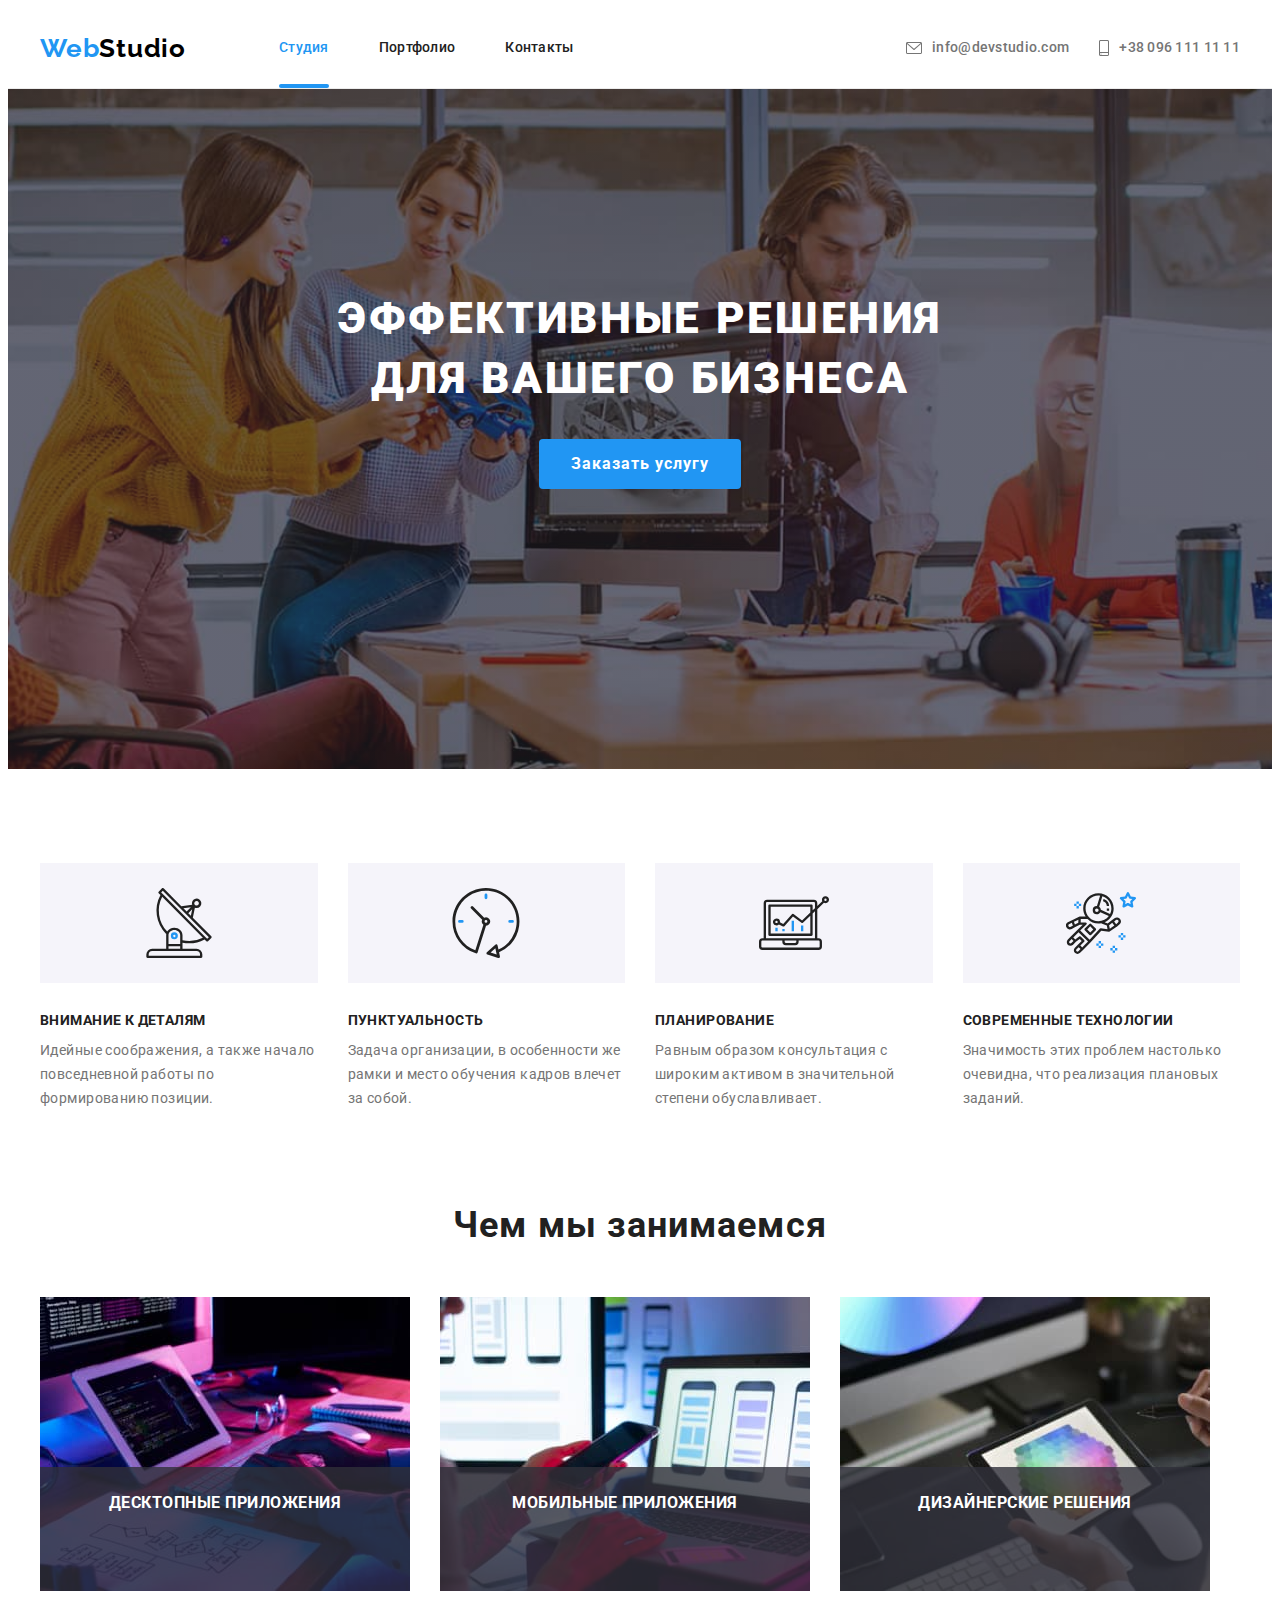
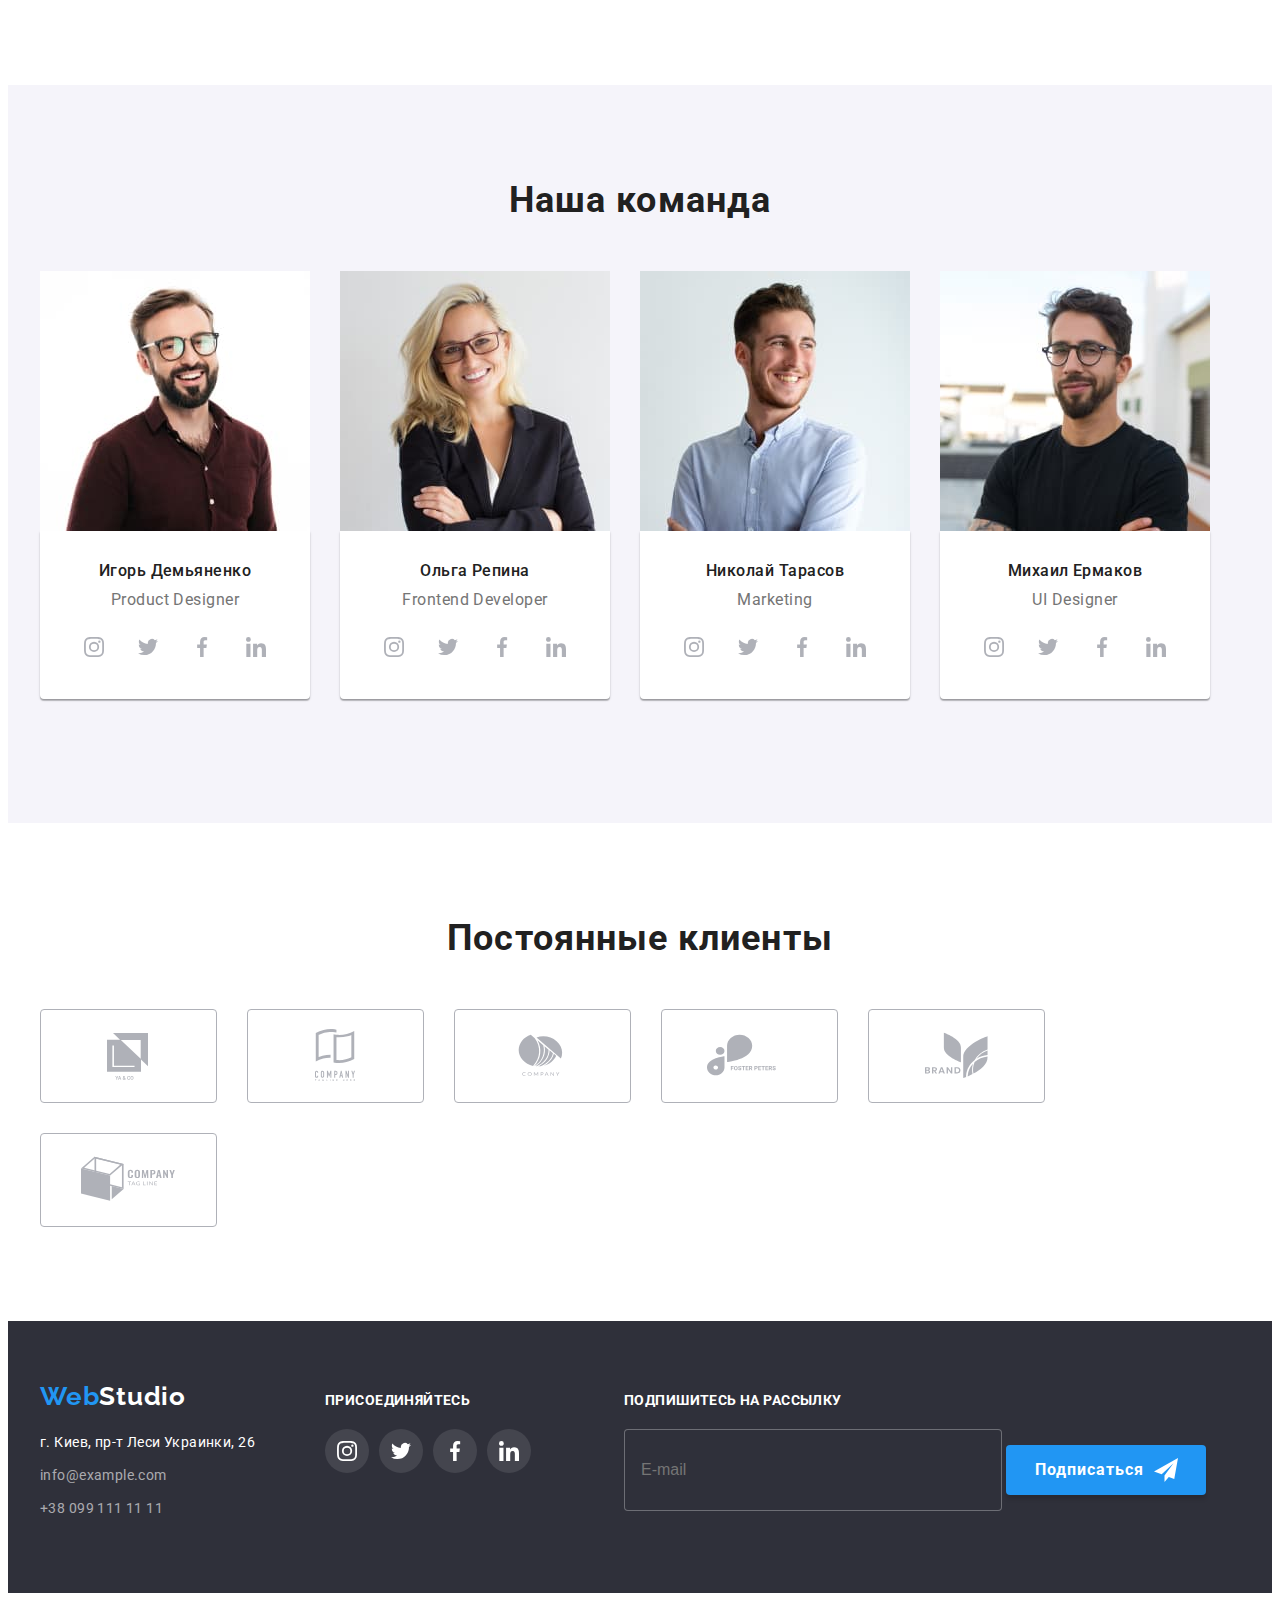
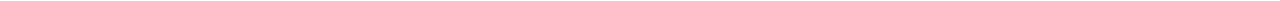
<file: index.html>
<!DOCTYPE html>
<html lang="ru">
<head>
    <meta charset="UTF-8">
    <meta http-equiv="X-UA-Compatible" content="IE=edge">
    <meta name="viewport" content="width=device-width, initial-scale=1.0">
    <link rel="preconnect" href="https://fonts.googleapis.com">
    <link rel="preconnect" href="https://fonts.gstatic.com" crossorigin>
    <link href="https://fonts.googleapis.com/css2?family=Raleway:wght@700&family=Roboto:wght@400;500;700;900&display=swap"
        rel="stylesheet">
    <link rel="stylesheet" href="https://cdnjs.cloudflare.com/ajax/libs/modern-normalize/1.1.0/modern-normalize.min.css"
        integrity="sha512-wpPYUAdjBVSE4KJnH1VR1HeZfpl1ub8YT/NKx4PuQ5NmX2tKuGu6U/JRp5y+Y8XG2tV+wKQpNHVUX03MfMFn9Q=="
        crossorigin="anonymous" referrerpolicy="no-referrer" />
    <link rel="stylesheet" href="./css/main.min.css">
    <title>WebStudio</title>
</head>
<body>
    
    <header class="header">
        <!--Навигация на другие страницы-->
        <div class="container header__container">
            <a class="link header__logo" href="">Web<span class="header__logo--accent">Studio</span></a>
            <button type="button" class="menu-open-btn" data-menu-open>
                <svg class="menu-open-btn__svg" width="24" height="16">
                    <use href="./images/icons.svg#icon-menu-mob"></use>
                </svg>
            </button>
            <nav class="header__nav">
                <ul class="list header__list">
                    <li class="header__item"><a class="link header__link current" href="">Студия</a></li>
                    <li class="header__item"><a class="link header__link" href="./portfolio.html">Портфолио</a></li>
                    <li class="header__item"><a class="link header__link" href="">Контакты</a></li>
                </ul>
            </nav>
    
            <!--Ссылки на почту и телефон-->
            <ul class="list header__address header__address--start">
                <li class="header__contacts">
                    <a class="link header__mail" href="mailto:info@devstudio.com">
                        <svg class="header__mail--icon" width='16' height='12'>
                            <use href='./images/icons.svg#envelope'></use>
                        </svg>
                        info@devstudio.com</a></li>
                <li class="header__contacts">
                    <a class="link header__tel" href="tel:+380961111111">
                        <svg class="header__tel--icon" width='10' height='16'>
                            <use href='./images/icons.svg#smartphone'></use>
                        </svg>
                        +38 096 111 11 11</a></li>
            </ul>

            <div class="mobile-menu is-hidden" data-menu>
                <div class="mobile-container">
                    <div class="mobile-top">
                        <button type="button" class="menu-close-btn" data-menu-close>
                            <svg class="menu-close-btn__svg">
                                <use href="./images/icons.svg#icon-menu-close" width="19" height="19"></use>
                            </svg>
                        </button>
                        <ul class="list mob-menu-list">
                            <li class="mob-menu-list__item">
                                <a class="link mob-menu-list__link mob-menu-list__link--current" href="./index.html">Студия</a>
                            </li>
                            <li class="mob-menu-list__item">
                                <a class="link mob-menu-list__link" href="./portfolio.html">Портфолио</a>
                            </li>
                            <li class="mob-menu-list__item">
                                <a class="link mob-menu-list__link" href="">Контакты</a>
                            </li>
                        </ul>
                    </div>
                    <div class="mobile-bottom">
                        <ul class="list mobile-contact">
                            <li class="mobile-contact__item">
                                <a class="link mobile-contact__phone" href="tel:+380961111111"> +38 096 111 11 11 </a>
                            </li>
                            <li class="item mobile-contact__item">
                                <a class="link mobile-contact__letter" href="mailto:info@devstudio.com">
                                    info@devstudio.com</a>
                            </li>
                        </ul>
                        <ul class="list mob-social-list">
                            <li class="mob-social-list__item">
                                <a class="link mob-social-list__link" href="">Instagram</a>
                            </li>
                            <li class="mob-social-list__item">
                                <a class="link mob-social-list__link" href="">Twitter</a>
                            </li>
                            <li class="mob-social-list__item">
                                <a class="link mob-social-list__link" href="">Facebook</a>
                            </li>
                            <li class="mob-social-list__item">
                                <a class="link mob-social-list__link" href="">LinkedIn</a>
                            </li>
                        </ul>
                    </div>
                </div>
            </div>
            
        </div>

        
    </header>

    <!--Уникальный контент сайта-->
    <main>

        <!--Блок с заказом услуги-->
        <section class="hero">
            <div class="container">
            <h1 class="hero__title">ЭФФЕКТИВНЫЕ РЕШЕНИЯ ДЛЯ ВАШЕГО БИЗНЕСА</h1>
            <button data-modal-open class="hero__btn" type="button">Заказать услугу</button>
            </div>
        </section>

        <!--Блок с нашими преимуществами-->
        <section class="benefits">
            <div class="container">
            <h2 class="visually-hidden">Наши преимущества</h2>
            <ul class="list benefits__list">
                <li class="benefits__item benefits__item--satellite">
                    <h3 class="benefits__title">Внимание к деталям</h3>
                    <p class="benefits__text">Идейные соображения, а также начало повседневной работы по формированию позиции.</p>
                </li>
                <li class="benefits__item benefits__item--clock">
                    <h3 class="benefits__title">Пунктуальность</h3>
                    <p class="benefits__text">Задача организации, в особенности же рамки и место обучения кадров влечет за собой.</p>
                </li>
                <li class="benefits__item benefits__item--diagram">
                    <h3 class="benefits__title">Планирование</h3>
                    <p class="benefits__text">Равным образом консультация с широким активом в значительной степени обуславливает.</p>
                </li>
                <li class="benefits__item benefits__item--astronaut">
                    <h3 class="benefits__title">Современные технологии</h3>
                    <p class="benefits__text">Значимость этих проблем настолько очевидна, что реализация плановых заданий.</p>
                </li>
            </ul>
            </div>
        </section>

        <!--Чем мы занимаемся-->
        <section class="works">
            <div class="container">
            <h2 class="works__title">Чем мы занимаемся</h2>
            <ul class="list works__list">
                <li class="works__item">
                    <img 
                        srcset="./images/adaptiv/works/box1-desk-370-1x.jpg 1x,
                                ./images/adaptiv/works/box1-desk-370-2x.jpg 2x"       
                        src="./images/box1.jpg" alt="Руки на клавиатуре и рядом алгоритм" width="370">
                    <p class="works__text">Десктопные приложения</p>
                </li>
                <li class="works__item">
                    <img 
                        srcset="./images/adaptiv/works/box2-desk-370-1x.jpg 1x,
                                ./images/adaptiv/works/box2-desk-370-2x.jpg 2x"
                        src="./images/box2.jpg" alt="Руки на клавиатуре и со смартфоном" width="370">
                    <p class="works__text">Мобильные приложения</p>
                </li>
                <li class="works__item">
                    <img 
                        srcset="./images/adaptiv/works/box3-desk-370-1x.jpg 1x,
                                ./images/adaptiv/works/box3-desk-370-2x.jpg 2x"
                        src="./images/box3.jpg" alt="Руки с планшетом и ручкой" width="370">
                    <p class="works__text">Дизайнерские решения</p>
                </li>
            </ul>
            </div>
        </section>

        <!--Команда-->
        <section class="team">
            <div class="container">
            <h2 class="team__title">Наша команда</h2>
            <ul class="list team__list">
                <li class="team__item">
                    <img 
                        srcset="./images/adaptiv/team/person1-desk-270-1x.jpg 270w,
                                ./images/adaptiv/team/person1-tab-354-1x.jpg 354w,
                                ./images/adaptiv/team/person1-mob-450-1x.jpg 450w,
                                ./images/adaptiv/team/person1-desk-270-2x.jpg 540w,
                                ./images/adaptiv/team/person1-tab-354-2x.jpg 708w,
                                ./images/adaptiv/team/person1-mob-450-2x.jpg 900w"
                        sizes="(min-width: 1200px) 270px, (min-width: 768px) 354px,(min-width: 480px) 450px, 100vw"
                        src="./images/person1.jpg" alt="Игорь Демьяненко">
                        <div class="person">
                            <h3 class="person__name">Игорь Демьяненко</h3>
                            <p class="person__position" lang="en">Product Designer</p>
                            <ul class="list person__social">
                                <li class="person__item">
                                    <a href="" class="person__link">
                                        <svg class="person__icon" width='20' height='20'>
                                            <use href='./images/icons.svg#instagram'></use>
                                        </svg>
                                    </a>
                                </li>
                                <li class="person__item">
                                    <a href="" class="person__link">
                                        <svg class="person__icon" width='20' height='20'>
                                            <use href='./images/icons.svg#twitter'></use>
                                        </svg>
                                    </a>
                                </li>
                                <li class="person__item">
                                    <a href="" class="person__link">
                                        <svg class="person__icon" width='20' height='20'>
                                            <use href='./images/icons.svg#facebook'></use>
                                        </svg>
                                    </a>
                                </li>
                                <li class="person__item">
                                    <a href="" class="person__link">
                                        <svg class="person__icon" width='20' height='20'>
                                            <use href='./images/icons.svg#linkedin'></use>
                                        </svg>
                                    </a>
                                </li>
                            </ul>
                        </div>
                </li>
                <li class="team__item">
                    <img
                        srcset="./images/adaptiv/team/person2-desk-270-1x.jpg 270w,
                                ./images/adaptiv/team/person2-tab-354-1x.jpg 354w,
                                ./images/adaptiv/team/person2-mob-450-1x.jpg 450w,
                                ./images/adaptiv/team/person2-desk-270-2x.jpg 540w,
                                ./images/adaptiv/team/person2-tab-354-2x.jpg 708w,
                                ./images/adaptiv/team/person2-mob-450-2x.jpg 900w"
                        sizes="(min-width: 1200px) 270px, (min-width: 768px) 354px,(min-width: 480px) 450px, 100vw" 
                        src="./images/person2.jpg" alt="Ольга Репина">
                        <div class="person">
                            <h3 class="person__name">Ольга Репина</h3>
                            <p class="person__position" lang="en">Frontend Developer</p>
                            <ul class="list person__social">
                                <li class="person__item">
                                    <a href="" class="person__link">
                                        <svg class="person__icon" width='20' height='20'>
                                            <use href='./images/icons.svg#instagram'></use>
                                        </svg>
                                    </a>
                                </li>
                                <li class="person__item">
                                    <a href="" class="person__link">
                                        <svg class="person__icon" width='20' height='20'>
                                            <use href='./images/icons.svg#twitter'></use>
                                        </svg>
                                    </a>
                                </li>
                                <li class="person__item">
                                    <a href="" class="person__link">
                                        <svg class="person__icon" width='20' height='20'>
                                            <use href='./images/icons.svg#facebook'></use>
                                        </svg>
                                    </a>
                                </li>
                                <li class="person__item">
                                    <a href="" class="person__link">
                                        <svg class="person__icon" width='20' height='20'>
                                            <use href='./images/icons.svg#linkedin'></use>
                                        </svg>
                                    </a>
                                </li>
                            </ul>
                        </div>
                </li>
                <li class="team__item">
                    <img 
                        srcset="./images/adaptiv/team/person3-desk-270-1x.jpg 270w,
                                ./images/adaptiv/team/person3-tab-354-1x.jpg 354w,
                                ./images/adaptiv/team/person3-mob-450-1x.jpg 450w,
                                ./images/adaptiv/team/person3-desk-270-2x.jpg 540w,
                                ./images/adaptiv/team/person3-tab-354-2x.jpg 708w,
                                ./images/adaptiv/team/person3-mob-450-2x.jpg 900w"
                        sizes="(min-width: 1200px) 270px, (min-width: 768px) 354px,(min-width: 480px) 450px, 100vw"
                        src="./images/person3.jpg" alt="Николай Тарасов">
                        <div class="person">
                            <h3 class="person__name">Николай Тарасов</h3>
                            <p class="person__position" lang="en">Marketing</p>
                            <ul class="list person__social">
                                <li class="person__item">
                                    <a href="" class="person__link">
                                        <svg class="person__icon" width='20' height='20'>
                                            <use href='./images/icons.svg#instagram'></use>
                                        </svg>
                                    </a>
                                </li>
                                <li class="person__item">
                                    <a href="" class="person__link">
                                        <svg class="person__icon" width='20' height='20'>
                                            <use href='./images/icons.svg#twitter'></use>
                                        </svg>
                                    </a>
                                </li>
                                <li class="person__item">
                                    <a href="" class="person__link">
                                        <svg class="person__icon" width='20' height='20'>
                                            <use href='./images/icons.svg#facebook'></use>
                                        </svg>
                                    </a>
                                </li>
                                <li class="person__item">
                                    <a href="" class="person__link">
                                        <svg class="person__icon" width='20' height='20'>
                                            <use href='./images/icons.svg#linkedin'></use>
                                        </svg>
                                    </a>
                                </li>
                            </ul>
                        </div>
                </li>
                <li class="team__item">
                    <img 
                        srcset="./images/adaptiv/team/person4-desk-270-1x.jpg 270w,
                                ./images/adaptiv/team/person4-tab-354-1x.jpg 354w,
                                ./images/adaptiv/team/person4-mob-450-1x.jpg 450w,
                                ./images/adaptiv/team/person4-desk-270-2x.jpg 540w,
                                ./images/adaptiv/team/person4-tab-354-2x.jpg 708w,
                                ./images/adaptiv/team/person4-mob-450-2x.jpg 900w"
                        sizes="(min-width: 1200px) 270px, (min-width: 768px) 354px,(min-width: 480px) 450px, 100vw"
                        src="./images/person4.jpg" alt="Михаил Ермаков">
                        <div class="person">
                            <h3 class="person__name">Михаил Ермаков</h3>
                            <p class="person__position" lang="en">UI Designer</p>
                            <ul class="list person__social">
                                <li class="person__item">
                                    <a href="" class="person__link">
                                        <svg class="person__icon" width='20' height='20'>
                                            <use href='./images/icons.svg#instagram'></use>
                                        </svg>
                                    </a>
                                </li>
                                <li class="person__item">
                                    <a href="" class="person__link">
                                        <svg class="person__icon" width='20' height='20'>
                                            <use href='./images/icons.svg#twitter'></use>
                                        </svg>
                                    </a>
                                </li>
                                <li class="person__item">
                                    <a href="" class="person__link">
                                        <svg class="person__icon" width='20' height='20'>
                                            <use href='./images/icons.svg#facebook'></use>
                                        </svg>
                                    </a>
                                </li>
                                <li class="person__item">
                                    <a href="" class="person__link">
                                        <svg class="person__icon" width='20' height='20'>
                                            <use href='./images/icons.svg#linkedin'></use>
                                        </svg>
                                    </a>
                                </li>
                            </ul>
                        </div>
                </li>
            </ul>
            </div>
        </section>

        <!--Постоянные клиенты-->
        <section class="clients">
            <div class="container">
                <h2 class="clients__title">Постоянные клиенты</h2>
                <ul class="list clients__list">
                    <li class="clients__item">
                        <a href="" class="link clients__link">
                            <svg class="clients__logo" width='106' height='60'>
                                <use href='./images/icons.svg#company1'></use>
                            </svg>
                        </a>                                                
                    </li>
                    <li class="clients__item">
                        <a href="" class="link clients__link">
                            <svg class="clients__logo" width='106' height='60'>
                                <use href='./images/icons.svg#company2'></use>
                            </svg>
                        </a>
                    </li>
                    <li class="clients__item">
                        <a href="" class="link clients__link">
                            <svg class="clients__logo" width='106' height='60'>
                                <use href='./images/icons.svg#company3'></use>
                            </svg>
                        </a>
                    </li>
                    <li class="clients__item">
                        <a href="" class="link clients__link">
                            <svg class="clients__logo" width='106' height='60'>
                                <use href='./images/icons.svg#company4'></use>
                            </svg>
                        </a>
                    </li>
                    <li class="clients__item">
                        <a href="" class="link clients__link">
                            <svg class="clients__logo" width='106' height='60'>
                                <use href='./images/icons.svg#company5'></use>
                            </svg>
                        </a>
                    <li class="clients__item">
                        <a href="" class="link clients__link">
                            <svg class="clients__logo" width='106' height='60'>
                                <use href='./images/icons.svg#company6'></use>
                            </svg>
                        </a>
                    </li>                    
                </ul>
            </div>
        </section>
    </main>

    <!--Подвал-->
    <footer class="footer">
        <div class="container footer__container">
            <div class="footer__tablet">
            <div class="footer__contacts">
            <a class="link footer__logo" href="">Web<span class="footer__logo--accent">Studio</span></a>
        <address>
            <ul class="list footer__list">
                <li class="footer__item"><a class="link footer__map" href="https://goo.gl/maps/VZW6j8tTsUU3PeiP6" target="_blank" rel="noopner norefferer">г. Киев, пр-т Леси Украинки, 26</a></li>
                <li class="footer__item"><a class="link footer__mail" href="mailto:info@example.com">info@example.com</a></li>
                <li class="footer__item"><a class="link footer__tel" href="tel:+380991111111">+38 099 111 11 11</a></li>
            </ul>             
        </address>
            </div>
        <div class="social__container">
            <h3 class="social__title">Присоединяйтесь</h3>
            <ul class="list social__list">
                <li class="social__icon">
                    <a href="" class="social__link">
                        <svg class="social__logo" width='20' height='20'>
                            <use href='./images/icons.svg#instagram'></use>
                        </svg>
                    </a>
                </li>
                <li class="social__icon">
                    <a href="" class="social__link">
                        <svg class="social__logo" width='20' height='20'>
                            <use href='./images/icons.svg#twitter'></use>
                        </svg>
                    </a>
                </li>
                <li class="social__icon">
                    <a href="" class="social__link">
                        <svg class="social__logo" width='20' height='20'>
                            <use href='./images/icons.svg#facebook'></use>
                        </svg>
                    </a>
                </li>
                <li class="social__icon">
                    <a href="" class="social__link">
                        <svg class="social__logo" width='20' height='20'>
                            <use href='./images/icons.svg#linkedin'></use>
                        </svg>
                    </a>
                </li>
            </ul>
        </div>
        </div>
        <div class="subscribe__container">
            <h3 class="subscribe__title">Подпишитесь на рассылку</h3>
            <form action="#">
                <input type="email" name="email" class="subscribe__email" placeholder="E-mail">
                <button type="submit" class="subscribe__btn">
                    Подписаться 
                    <svg class="subscribe__icon" width='24' height='24'>
                        <use href='./images/icons.svg#telegram'></use>
                    </svg>
                </button>
            </form>
        </div>
        </div>
    </footer>

    <!--Модальное окно-->
    <div data-modal class="backdrop is-hidden">
        <div class="modal">
            <button type="button" data-modal-close class="close__btn">
                <svg class="close__icon" width="11px" height="11px">
                    <use href="./images/icons.svg#close"></use>
                </svg>
            </button>

            <p class="modal__title">Оставьте свои данные, мы вам перезвоним</p>
            <form action="#">
                <label class="modal__label">
                    <span class="modal__item">Имя</span>
                    <span class="modal__container">
                        <input class="modal__input" type="text" name="name">
                        <svg class="modal__icon" width="12px" height="12px">
                            <use href="./images/icons.svg#modal-name"></use>
                        </svg>
                    </span>
                    
                </label>
                <label class="modal__label">
                    <span class="modal__item">Телефон</span>
                    <span class="modal__container">
                        <input class="modal__input" type="tel" name="tel">
                        <svg class="modal__icon" width="14px" height="14px">
                            <use href="./images/icons.svg#modal-tel"></use>
                        </svg>
                    </span>
                </label>
                <label class="modal__label">
                    <span class="modal__item">Почта</span>
                    <span class="modal__container">
                        <input class="modal__input" type="email" name="email">
                        <svg class="modal__icon" width="16px" height="12px">
                            <use href="./images/icons.svg#modal-mail"></use>
                        </svg>
                    </span>
                </label>
                <label class="modal__label">
                    <span class="modal__item">Комментарии</span>
                    <textarea class="modal__input textarea" name="comment" placeholder="Введите текст"></textarea>
                </label>
                <label class="checkbox">
                    <input class="checkbox__hidden" type="checkbox" name="checkbox">
                    <span class="checkbox__icon"></span>
                    <span>Соглашаюсь с рассылкой и принимаю
                    <a href="" class="checkbox__link">Условия договора</a></span>
                </label>
                <div class="modal__button">
                    <button type="submit" class="modal__submit">Отправить</button>
                </div>
            </form>
        </div>
    </div>

    <script src="./js/modal.js"></script>
    <script src="./js/mobile-menu.js"></script>
</body>
</html>
</file>
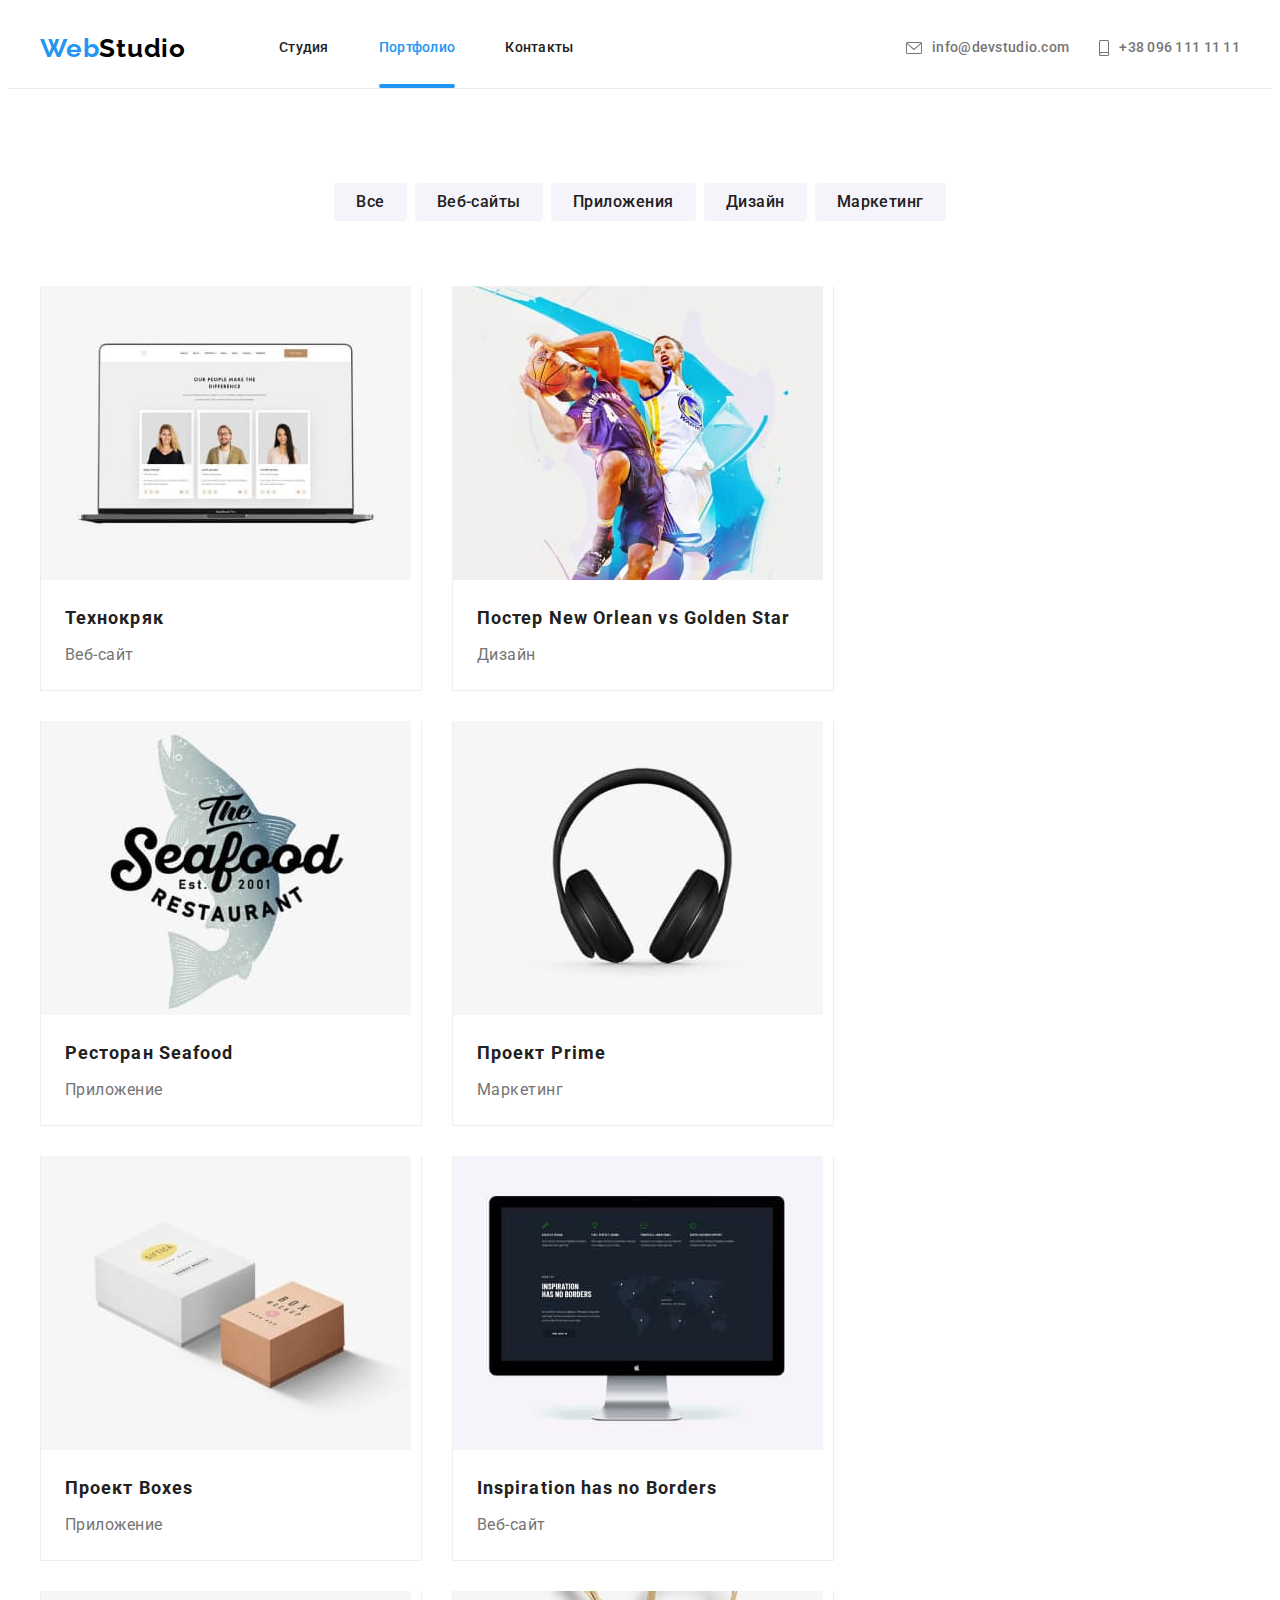
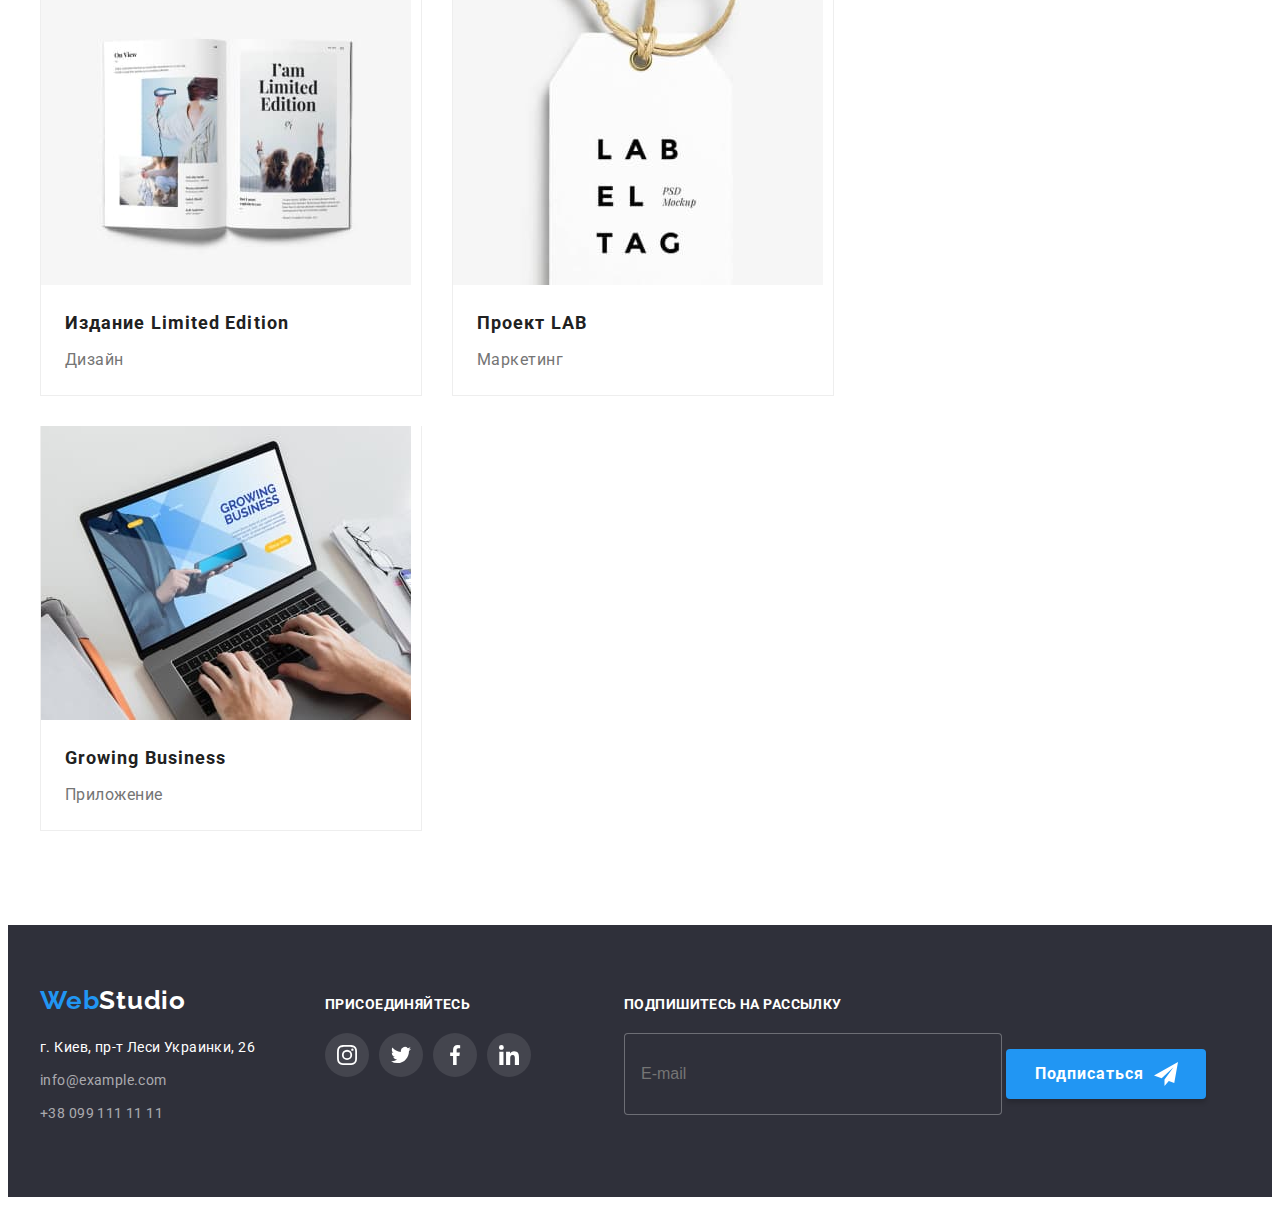
<file: portfolio.html>
<!DOCTYPE html>
<html lang="ru">
<head>
    <meta charset="UTF-8">
    <meta http-equiv="X-UA-Compatible" content="IE=edge">
    <meta name="viewport" content="width=, initial-scale=1.0">
    <link rel="preconnect" href="https://fonts.googleapis.com">
    <link rel="preconnect" href="https://fonts.gstatic.com" crossorigin>
    <link href="https://fonts.googleapis.com/css2?family=Raleway:wght@700&family=Roboto:wght@400;500;700;900&display=swap"
        rel="stylesheet">
    <link rel="stylesheet" href="https://cdnjs.cloudflare.com/ajax/libs/modern-normalize/1.1.0/modern-normalize.min.css"
        integrity="sha512-wpPYUAdjBVSE4KJnH1VR1HeZfpl1ub8YT/NKx4PuQ5NmX2tKuGu6U/JRp5y+Y8XG2tV+wKQpNHVUX03MfMFn9Q=="
        crossorigin="anonymous" referrerpolicy="no-referrer" />
    <link rel="stylesheet" href="./css/main.min.css">
    <title>Portfolio</title>
</head>
<body>
    
    <!--Шапка сайта-->
    <header class="header">
        <!--Навигация на другие страницы-->
        <div class="container header__container">
            <a class="link header__logo" href="">Web<span class="header__logo--accent">Studio</span></a>
            <button type="button" class="menu-open-btn" data-menu-open>
                <svg class="menu-open-btn__svg" width="24" height="16">
                    <use href="./images/icons.svg#icon-menu-mob"></use>
                </svg>
            </button>
            <nav class="header__nav">
                <ul class="list header__list">
                    <li class="header__item"><a class="link header__link" href="./index.html">Студия</a></li>
                    <li class="header__item"><a class="link header__link current" href="">Портфолио</a></li>
                    <li class="header__item"><a class="link header__link" href="">Контакты</a></li>
                </ul>
            </nav>
    
            <!--Ссылки на почту и телефон-->
            <ul class="list header__address header__address--start">
                <li class="header__contacts">
                    <a class="link header__mail" href="mailto:info@devstudio.com">
                        <svg class="header__mail--icon" width='16' height='12'>
                            <use href='./images/icons.svg#envelope'></use>
                        </svg>
                        info@devstudio.com</a>
                </li>
                <li class="header__contacts"><a class="link header__tel" href="tel:+380961111111">
                        <svg class="header__tel--icon" width='10' height='16'>
                            <use href='./images/icons.svg#smartphone'></use>
                        </svg>
                        +38 096 111 11 11</a></li>
            </ul>

            <div class="mobile-menu is-hidden" data-menu>
                <div class="mobile-container">
                    <div class="mobile-top">
                        <button type="button" class="menu-close-btn" data-menu-close>
                            <svg class="menu-close-btn__svg">
                                <use href="./images/icons.svg#icon-menu-close" width="19" height="19"></use>
                            </svg>
                        </button>
                        <ul class="list mob-menu-list">
                            <li class="mob-menu-list__item">
                                <a class="link mob-menu-list__link" href="./index.html">Студия</a>
                            </li>
                            <li class="mob-menu-list__item">
                                <a class="link mob-menu-list__link mob-menu-list__link--current" href="./portfolio.html">Портфолио</a>
                            </li>
                            <li class="mob-menu-list__item">
                                <a class="link mob-menu-list__link" href="">Контакты</a>
                            </li>
                        </ul>
                    </div>
                    <div class="mobile-bottom">
                        <ul class="list mobile-contact">
                            <li class="mobile-contact__item">
                                <a class="link mobile-contact__phone" href="tel:+380961111111"> +380961111111 </a>
                            </li>
                            <li class="item mobile-contact__item">
                                <a class="link mobile-contact__letter" href="mailto:info@devstudio.com">
                                    info@devstudio.com</a>
                            </li>
                        </ul>
                        <ul class="list mob-social-list">
                            <li class="mob-social-list__item">
                                <a class="link mob-social-list__link" href="">Instagram</a>
                            </li>
                            <li class="mob-social-list__item">
                                <a class="link mob-social-list__link" href="">Twitter</a>
                            </li>
                            <li class="mob-social-list__item">
                                <a class="link mob-social-list__link" href="">Facebook</a>
                            </li>
                            <li class="mob-social-list__item">
                                <a class="link mob-social-list__link" href="">LinkedIn</a>
                            </li>
                        </ul>
                    </div>
                </div>
            </div>

        </div>
    </header>

    <!--Уникальный контент сайта-->
    <main>

    <!--Навигация по портфолио-->
    <section class="portfolio">
        <div class="container">
        <h1 class="visually-hidden">Навигация кнопоками примеров работ</h1>
        <!--Кнопки-->
        <ul class="list portfolio__list">
            <li class="portfolio__item">
                <button class="portfolio__btn" type="button">Все</button>
            </li>
            <li class="portfolio__item">
                <button class="portfolio__btn" type="button">Веб-сайты</button>
            </li>
            <li class="portfolio__item">
                <button class="portfolio__btn" type="button">Приложения</button>
            </li>
            <li class="portfolio__item">
                <button class="portfolio__btn" type="button">Дизайн</button>
            </li>
            <li class="portfolio__item">
                <button class="portfolio__btn" type="button">Маркетинг</button>
            </li>
        </ul>
        <!--Примеры работ портфолио-->
        <h2 class="visually-hidden">Навигация по фотопримерам работ</h2>
        <ul class="list examples__list">
            <li class="examples__item">
                <a class="link examples__link" href="">
                    <div class="examples__thumb">
                        <img
                            srcset="./images/adaptiv/examples/porfolio1-tab-354-1x.jpg 354w,
                                    ./images/adaptiv/examples/porfolio1-desk-370-1x.jpg 370w,
                                    ./images/adaptiv/examples/porfolio1-mob-450-1x.jpg 450w,
                                    ./images/adaptiv/examples/porfolio1-tab-354-2x.jpg 708w,
                                    ./images/adaptiv/examples/porfolio1-desk-370-2x.jpg 740w,
                                    ./images/adaptiv/examples/porfolio1-mob-450-2x.jpg 900w"
                            sizes="(min-width: 1200px) 370px, (min-width: 768px) 354px,(min-width: 480px) 450px, 100vw"
                            src="./images/portfolio1.jpg" alt="Экран ноутбука" >
                        <div class="overlay__container">
                            <p class="overlay__text">Технокряк это современная площадка распространения коронавируса. Компании используют эту платформу для цифрового
                            шпионажа и атак на защищённые сервера конкурентов.</p>
                        </div>
                    </div>
                        <div class="examples__container">
                            <h3 class="examples__title">Технокряк</h3>
                            <p class="examples__text">Веб-сайт</p>
                        </div>
                </a> 
            </li>
            <li class="examples__item">
                <a class="link examples__link" href="">
                    <div class="examples__thumb">
                        <img 
                            srcset="./images/adaptiv/examples/porfolio2-tab-354-1x.jpg 354w,
                                    ./images/adaptiv/examples/porfolio2-desk-370-1x.jpg 370w,
                                    ./images/adaptiv/examples/porfolio2-mob-450-1x.jpg 450w,
                                    ./images/adaptiv/examples/porfolio2-tab-354-2x.jpg 708w,
                                    ./images/adaptiv/examples/porfolio2-desk-370-2x.jpg 740w,
                                    ./images/adaptiv/examples/porfolio2-mob-450-2x.jpg 900w"
                            sizes="(min-width: 1200px) 370px, (min-width: 768px) 354px,(min-width: 480px) 450px, 100vw"
                            src="./images/portfolio2.jpg" alt="Баскетболисты" >
                        <div class="overlay__container">
                            <p class="overlay__text">Технокряк это современная площадка распространения коронавируса. Компании
                            используют эту платформу для цифрового
                            шпионажа и атак на защищённые сервера конкурентов.</p>
                        </div>
                    </div>
                        <div class="examples__container">
                            <h3 class="examples__title">Постер New Orlean vs Golden Star</h3>
                            <p class="examples__text">Дизайн</p>
                        </div>
                </a> 
            </li>
            <li class="examples__item">
                <a class="link examples__link" href="">
                    <div class="examples__thumb">
                        <img 
                        srcset="./images/adaptiv/examples/porfolio3-tab-354-1x.jpg 354w,
                                ./images/adaptiv/examples/porfolio3-desk-370-1x.jpg 370w,
                                ./images/adaptiv/examples/porfolio3-mob-450-1x.jpg 450w,
                                ./images/adaptiv/examples/porfolio3-tab-354-2x.jpg 708w,
                                ./images/adaptiv/examples/porfolio3-desk-370-2x.jpg 740w,
                                ./images/adaptiv/examples/porfolio3-mob-450-2x.jpg 900w"
                            sizes="(min-width: 1200px) 370px, (min-width: 768px) 354px,(min-width: 480px) 450px, 100vw"    
                        src="./images/portfolio3.jpg" alt="Логотип ресторана" >
                        <div class="overlay__container">
                            <p class="overlay__text">Технокряк это современная площадка распространения коронавируса. Компании
                            используют эту платформу для цифрового
                            шпионажа и атак на защищённые сервера конкурентов.</p>
                        </div>
                    </div>
                        <div class="examples__container">
                            <h3 class="examples__title">Ресторан Seafood</h3>
                            <p class="examples__text">Приложение</p>
                        </div>
                </a>
                
            </li>
            <li class="examples__item">
                <a class="link examples__link" href="">
                    <div class="examples__thumb">
                        <img 
                            srcset="./images/adaptiv/examples/porfolio4-tab-354-1x.jpg 354w,
                                    ./images/adaptiv/examples/porfolio4-desk-370-1x.jpg 370w,
                                    ./images/adaptiv/examples/porfolio4-mob-450-1x.jpg 450w,
                                    ./images/adaptiv/examples/porfolio4-tab-354-2x.jpg 708w,
                                    ./images/adaptiv/examples/porfolio4-desk-370-2x.jpg 740w,
                                    ./images/adaptiv/examples/porfolio4-mob-450-2x.jpg 900w"
                            sizes="(min-width: 1200px) 370px, (min-width: 768px) 354px,(min-width: 480px) 450px, 100vw" 
                            src="./images/portfolio4.jpg" alt="Наушники" >
                        <div class="overlay__container">
                            <p class="overlay__text">Технокряк это современная площадка распространения коронавируса. Компании
                            используют эту платформу для цифрового
                            шпионажа и атак на защищённые сервера конкурентов.</p>
                        </div>
                    </div>
                        <div class="examples__container">
                            <h3 class="examples__title">Проект Prime</h3>
                            <p class="examples__text">Маркетинг</p>
                        </div>
                </a>                
            </li>
            <li class="examples__item">
                <a class="link examples__link" href="">
                    <div class="examples__thumb">
                        <img 
                            srcset="./images/adaptiv/examples/porfolio5-tab-354-1x.jpg 354w,
                                    ./images/adaptiv/examples/porfolio5-desk-370-1x.jpg 370w,
                                    ./images/adaptiv/examples/porfolio5-mob-450-1x.jpg 450w,
                                    ./images/adaptiv/examples/porfolio5-tab-354-2x.jpg 708w,
                                    ./images/adaptiv/examples/porfolio5-desk-370-2x.jpg 740w,
                                    ./images/adaptiv/examples/porfolio5-mob-450-2x.jpg 900w"
                            sizes="(min-width: 1200px) 370px, (min-width: 768px) 354px,(min-width: 480px) 450px, 100vw" 
                            src="./images/portfolio5.jpg" alt="Коробки" >
                        <div class="overlay__container">
                            <p class="overlay__text">Технокряк это современная площадка распространения коронавируса. Компании
                            используют эту платформу для цифрового
                            шпионажа и атак на защищённые сервера конкурентов.</p>
                        </div>
                    </div>
                        <div class="examples__container">
                            <h3 class="examples__title">Проект Boxes</h3>
                            <p class="examples__text">Приложение</p>
                        </div>
                </a>
            </li>
            <li class="examples__item">
                <a class="link examples__link" href="">
                    <div class="examples__thumb">
                        <img 
                            srcset="./images/adaptiv/examples/porfolio6-tab-354-1x.jpg 354w,
                                    ./images/adaptiv/examples/porfolio6-desk-370-1x.jpg 370w,
                                    ./images/adaptiv/examples/porfolio6-mob-450-1x.jpg 450w,
                                    ./images/adaptiv/examples/porfolio6-tab-354-2x.jpg 708w,
                                    ./images/adaptiv/examples/porfolio6-desk-370-2x.jpg 740w,
                                    ./images/adaptiv/examples/porfolio6-mob-450-2x.jpg 900w"
                            sizes="(min-width: 1200px) 370px, (min-width: 768px) 354px,(min-width: 480px) 450px, 100vw" 
                            src="./images/portfolio6.jpg" alt="Экран мионитора" >
                        <div class="overlay__container">
                            <p class="overlay__text">Технокряк это современная площадка распространения коронавируса. Компании
                            используют эту платформу для цифрового
                            шпионажа и атак на защищённые сервера конкурентов.</p>
                        </div>
                    </div>
                        <div class="examples__container">
                            <h3 class="examples__title">Inspiration has no Borders</h3>
                            <p class="examples__text">Веб-сайт</p>
                        </div>
                </a> 
            </li>
            <li class="examples__item">                
                <a class="link examples__link" href="">
                    <div class="examples__thumb">
                        <img 
                            srcset="./images/adaptiv/examples/porfolio7-tab-354-1x.jpg 354w,
                                    ./images/adaptiv/examples/porfolio7-desk-370-1x.jpg 370w,
                                    ./images/adaptiv/examples/porfolio7-mob-450-1x.jpg 450w,
                                    ./images/adaptiv/examples/porfolio7-tab-354-2x.jpg 708w,
                                    ./images/adaptiv/examples/porfolio7-desk-370-2x.jpg 740w,
                                    ./images/adaptiv/examples/porfolio7-mob-450-2x.jpg 900w"
                            sizes="(min-width: 1200px) 370px, (min-width: 768px) 354px,(min-width: 480px) 450px, 100vw" 
                            src="./images/portfolio7.jpg" alt="Раскрытая книга" >
                        <div class="overlay__container">
                            <p class="overlay__text">Технокряк это современная площадка распространения коронавируса. Компании
                            используют эту платформу для цифрового
                            шпионажа и атак на защищённые сервера конкурентов.</p>
                        </div>
                    </div>
                        <div class="examples__container">
                            <h3 class="examples__title">Издание Limited Edition</h3>
                            <p class="examples__text">Дизайн</p>
                        </div>
                </a>  
            </li>
            <li class="examples__item">
                <a class="link examples__link" href="">
                    <div class="examples__thumb">
                        <img
                            srcset="./images/adaptiv/examples/porfolio8-tab-354-1x.jpg 354w,
                                    ./images/adaptiv/examples/porfolio8-desk-370-1x.jpg 370w,
                                    ./images/adaptiv/examples/porfolio8-mob-450-1x.jpg 450w,
                                    ./images/adaptiv/examples/porfolio8-tab-354-2x.jpg 708w,
                                    ./images/adaptiv/examples/porfolio8-desk-370-2x.jpg 740w,
                                    ./images/adaptiv/examples/porfolio8-mob-450-2x.jpg 900w"
                            sizes="(min-width: 1200px) 370px, (min-width: 768px) 354px,(min-width: 480px) 450px, 100vw" 
                            src="./images/portfolio8.jpg" alt="Ярлык" >
                        <div class="overlay__container">
                            <p class="overlay__text">Технокряк это современная площадка распространения коронавируса. Компании
                            используют эту платформу для цифрового
                            шпионажа и атак на защищённые сервера конкурентов.</p>
                        </div>
                    </div>
                        <div class="examples__container">
                            <h3 class="examples__title">Проект LAB</h3>
                            <p class="examples__text">Маркетинг</p>
                        </div>
                </a> 
            </li>
            <li class="examples__item">
                <a class="link examples__link" href="">
                    <div class="examples__thumb">
                        <img 
                            srcset="./images/adaptiv/examples/porfolio9-tab-354-1x.jpg 354w,
                                    ./images/adaptiv/examples/porfolio9-desk-370-1x.jpg 370w,
                                    ./images/adaptiv/examples/porfolio9-mob-450-1x.jpg 450w,
                                    ./images/adaptiv/examples/porfolio9-tab-354-2x.jpg 708w,
                                    ./images/adaptiv/examples/porfolio9-desk-370-2x.jpg 740w,
                                    ./images/adaptiv/examples/porfolio9-mob-450-2x.jpg 900w"
                            sizes="(min-width: 1200px) 370px, (min-width: 768px) 354px,(min-width: 480px) 450px, 100vw" 
                            src="./images/portfolio9.jpg" alt="Фото ноутбука" >
                        <div class="overlay__container">
                            <p class="overlay__text">Технокряк это современная площадка распространения коронавируса. Компании
                            используют эту платформу для цифрового
                            шпионажа и атак на защищённые сервера конкурентов.</p>
                        </div>
                    </div>
                        <div class="examples__container">
                            <h3 class="examples__title">Growing Business</h3>
                            <p class="examples__text">Приложение</p>
                        </div>
                </a>
            </li>
        </ul>
        </div>
    </section>
    
    </main>

    <!--Подвал-->
    <footer class="footer">
        <div class="container footer__container">
            <div class="footer__tablet">
            <div class="footer__contacts">
            <a class="link footer__logo" href="">Web<span class="footer__logo--accent">Studio</span></a>
        <address>
            <ul class="list footer__list">
                <li class="footer__item"><a class="link footer__map" href="https://goo.gl/maps/VZW6j8tTsUU3PeiP6" target="_blank" rel="noopner norefferer">г. Киев, пр-т Леси Украинки, 26</a></li>
                <li class="footer__item"><a class="link footer__mail" href="mailto:info@example.com">info@example.com</a></li>
                <li class="footer__item"><a class="link footer__tel" href="tel:+380991111111">+38 099 111 11 11</a></li>
            </ul>             
        </address>
            </div>
        <div class="social__container">
            <h3 class="social__title">Присоединяйтесь</h3>
            <ul class="list social__list">
                <li class="social__icon">
                    <a href="" class="social__link">
                        <svg class="social__logo" width='20' height='20'>
                            <use href='./images/icons.svg#instagram'></use>
                        </svg>
                    </a>
                </li>
                <li class="social__icon">
                    <a href="" class="social__link">
                        <svg class="social__logo" width='20' height='20'>
                            <use href='./images/icons.svg#twitter'></use>
                        </svg>
                    </a>
                </li>
                <li class="social__icon">
                    <a href="" class="social__link">
                        <svg class="social__logo" width='20' height='20'>
                            <use href='./images/icons.svg#facebook'></use>
                        </svg>
                    </a>
                </li>
                <li class="social__icon">
                    <a href="" class="social__link">
                        <svg class="social__logo" width='20' height='20'>
                            <use href='./images/icons.svg#linkedin'></use>
                        </svg>
                    </a>
                </li>
            </ul>
        </div>
        </div>
        <div class="subscribe__container">
            <h3 class="subscribe__title">Подпишитесь на рассылку</h3>
            <form action="#">
                <input type="email" name="email" class="subscribe__email" placeholder="E-mail">
                <button type="submit" class="subscribe__btn">
                    Подписаться 
                    <svg class="subscribe__icon" width='24' height='24'>
                        <use href='./images/icons.svg#telegram'></use>
                    </svg>
                </button>
            </form>
        </div>
        </div>
    </footer>
    <script src="./js/mobile-menu.js"></script>
</body>
</html>
</file>
<file: css/main.min.css>
:root{--title-color: #212121;--text-color: #757575;--accent-color: #2196f3;--dark-background-color: #2f303a;--grey-background-color: #f5f4fa;--btn-background-color: #188ce8;--light-color-for-another: #ffffff;--transition-duration: 250ms;--transition-timing-function: cubic-bezier(0.4, 0, 0.2, 1)}p,h1,h2,h3,h4,h5,h6{margin:0}ul,ol{margin:0;padding:0}img{display:block;max-width:100%;height:auto}body{font-family:"Roboto","sans-serif";background-color:var(--light-color-for-another)}.list{list-style:none}.link{text-decoration:none}.visually-hidden{position:absolute;width:1px;height:1px;margin:-1px;border:0;padding:0;white-space:nowrap;clip-path:inset(100%);clip:rect(0 0 0 0);overflow:hidden}.container{width:100%;padding-left:15px;padding-right:15px;margin:0 auto}@media screen and (min-width: 480px){.container{width:480px}}@media screen and (min-width: 768px){.container{width:768px}}@media screen and (min-width: 1200px){.container{width:1200px}}.header{border-bottom:1px solid #ececec}.header__container,.header__nav{display:flex;align-items:center;justify-content:space-between}@media screen and (max-width: 767px){.header__container,.header__nav{height:60px}}.header__logo{color:var(--accent-color)}@media screen and (min-width: 768px){.header__logo{margin-right:88px}}@media screen and (min-width: 1200px){.header__logo{margin-right:93px}}.header__logo--accent{color:black}.header__logo--accent,.header__logo,.footer__logo{font-family:"Raleway", "sans-serif";font-style:normal;font-weight:700;font-size:26px;line-height:1.17;letter-spacing:0.03em}.header__list{display:flex}@media screen and (max-width: 767px){.header__list{display:none}}@media screen and (max-width: 767px){.header__address{display:none}}@media screen and (min-width: 1200px){.header__address{display:flex}}.header__item:not(:last-child){margin-right:50px}.header__link{color:var(--title-color);font-weight:500;font-size:14px;line-height:1.14;letter-spacing:0.02em;padding-top:32px;padding-bottom:32px;display:block;position:relative;transition-property:color;transition-duration:var(--transition-duration);transition-timing-function:var(--transition-timing-function)}.header__link:hover,.header__link:focus{color:var(--accent-color)}.current{color:var(--accent-color)}.current::after{content:"";position:absolute;left:0;bottom:0;width:100%;height:4px;border-radius:2px;background-color:var(--accent-color)}.header__address--start{margin-left:auto}.header__contacts:not(:last-child){margin-right:0px;margin-bottom:10px}@media screen and (min-width: 1200px){.header__contacts:not(:last-child){margin-right:30px;margin-bottom:0}}.header__mail,.header__tel{color:var(--text-color);font-weight:500;font-size:12px;line-height:1.17;letter-spacing:0.02em;display:flex;align-items:center;transition-property:color;transition-duration:var(--transition-duration);transition-timing-function:var(--transition-timing-function)}.header__mail:hover,.header__mail:focus,.header__tel:hover,.header__tel:focus{color:var(--accent-color)}@media screen and (min-width: 1200px){.header__mail,.header__tel{font-size:14px;line-height:1.14}}.header__mail--icon,.header__tel--icon{fill:var(--text-color);margin-right:10px;transition-property:fill;transition-duration:var(--transition-duration);transition-timing-function:var(--transition-timing-function)}.header__mail:hover .header__mail--icon,.header__mail:focus .header__mail--icon{fill:var(--accent-color)}.header__tel:hover .header__tel--icon,.header__tel:focus .header__tel--icon{fill:var(--accent-color)}.menu-open-btn{margin-left:auto;background-color:transparent;border:transparent;cursor:pointer}@media screen and (min-width: 768px){.menu-open-btn{display:none}}.menu-open-btn__svg{transition-property:fill;transition-duration:var(--transition-duration);transition-timing-function:var(--transition-timing-function)}.menu-open-btn__svg:hover,.menu-open-btn__svg:focus{fill:var(--accent-color)}.mobile-menu{position:fixed;z-index:1;background-color:white;top:0;left:0;width:100vw;height:100vh}@media screen and (min-width: 768px){.mobile-menu{display:none}}.mobile-menu.is-hidden{left:100%}.mobile-container{padding:40px 35px;height:100%;width:100%;display:flex;flex-direction:column;justify-content:space-between}.menu-close-btn{padding:0;position:absolute;top:21px;right:21px;background-color:transparent;border:none;cursor:pointer}@media screen and (min-width: 768px){.menu-close-btn{display:none}}.menu-close-btn__svg{width:19px;height:19px;transition-property:fill;transition-duration:var(--transition-duration);transition-timing-function:var(--transition-timing-function)}.menu-close-btn__svg:hover,.menu-close-btn__svg:focus{fill:var(--accent-color)}.mob-menu-list__item{margin-bottom:32px}.mob-menu-list__link{font-family:"Roboto", "sans-serif";font-style:normal;font-weight:500;font-size:40px;line-height:1.18;letter-spacing:0.02em;color:#212121;position:relative}.mob-menu-list__link--current{color:var(--accent-color)}.mob-menu-list__link--current{color:var(--accent-color)}.mob-menu-list__link--current::after{content:"";position:absolute;width:100%;height:4px;border-radius:2px;background-color:var(--accent-color);left:0;bottom:0}.mobile-contact{margin-bottom:64px}.mobile-contact__item:not(:last-child){margin-bottom:32px}.mobile-contact__phone{font-family:"Roboto", "sans-serif";font-style:normal;font-weight:500;font-size:28px;line-height:1.33;letter-spacing:0.02em;color:var(--accent-color)}@media screen and (min-width: 480px){.mobile-contact__phone{font-family:"Roboto", "sans-serif";font-style:normal;font-weight:500;font-size:34px;line-height:1.18;letter-spacing:0.02em;color:var(--accent-color)}}.mobile-contact__letter{font-family:"Roboto", "sans-serif";font-style:normal;font-weight:500;font-size:24px;line-height:1.17;letter-spacing:0.02em;color:var(--text-color)}.mob-social-list{display:flex}.mob-social-list__item{margin-right:10px}.mob-social-list__item:not(:last-child){padding-right:10px;border-right:1px solid rgba(33,33,33,0.2)}.mob-social-list__link{font-family:"Roboto", "sans-serif";font-style:normal;font-weight:500;font-size:12px;line-height:1.83;letter-spacing:0.02em;color:var(--accent-color)}@media screen and (min-width: 480px){.mob-social-list__link{font-family:"Roboto", "sans-serif";font-style:normal;font-weight:500;font-size:18px;line-height:1.22;letter-spacing:0.02em;color:var(--accent-color)}}.hero{max-width:1600px;margin-left:auto;margin-right:auto;background-color:var(--dark-background-color);background-image:linear-gradient(rgba(47,48,58,0.4), rgba(47,48,58,0.4)),url("../images/hero-mob-480-1x.jpg");background-repeat:no-repeat;background-position:center;background-size:cover;text-align:center;padding-top:118px;padding-bottom:198px}@media (min-device-pixel-ratio: 2), (min-resolution: 192dpi), (min-resolution: 2dppx){.hero{background-image:linear-gradient(rgba(47,48,58,0.4), rgba(47,48,58,0.4)),url("../images/hero-mob-480-2x.jpg")}}@media screen and (min-width: 768px){.hero{background-image:linear-gradient(rgba(47,48,58,0.4), rgba(47,48,58,0.4)),url("../images/hero-tab-768-1x.jpg")}}@media screen and (min-width: 768px) and (min-device-pixel-ratio: 2), screen and (min-width: 768px) and (min-resolution: 192dpi), screen and (min-width: 768px) and (min-resolution: 2dppx){.hero{background-image:linear-gradient(rgba(47,48,58,0.4), rgba(47,48,58,0.4)),url("../images/hero-tab-768-2x.jpg")}}@media screen and (min-width: 1200px){.hero{padding-top:200px;padding-bottom:280px;background-image:linear-gradient(rgba(47,48,58,0.4), rgba(47,48,58,0.4)),url("../images/hero-desk-1600-1x.jpg")}}@media screen and (min-width: 1200px) and (min-device-pixel-ratio: 2), screen and (min-width: 1200px) and (min-resolution: 192dpi), screen and (min-width: 1200px) and (min-resolution: 2dppx){.hero{background-image:linear-gradient(rgba(47,48,58,0.4), rgba(47,48,58,0.4)),url("../images/hero-desk-1600-2x.jpg")}}.hero__title{color:var(--light-color-for-another);font-weight:900;font-size:26px;line-height:1.62;text-align:center;letter-spacing:0.06em;text-transform:uppercase;margin-bottom:30px;margin-left:auto;margin-right:auto;max-width:360px}@media screen and (min-width: 1200px){.hero__title{color:var(--light-color-for-another);font-weight:900;font-size:44px;line-height:1.36;text-align:center;letter-spacing:0.06em;text-transform:uppercase;margin-bottom:30px;margin-left:auto;margin-right:auto;max-width:696px}}.hero__btn{color:var(--light-color-for-another);background-color:var(--accent-color);font-family:"Roboto","sans-serif";font-style:normal;font-weight:700;font-size:16px;line-height:1.88;align-items:center;text-align:center;letter-spacing:0.06em;border-radius:4px;border:none;padding:10px 32px;cursor:pointer;transition-property:background-color;transition-duration:var(--transition-duration);transition-timing-function:var(--transition-timing-function)}.hero__btn:hover,.hero__btn:focus{background-color:var(--btn-background-color)}.benefits{padding-top:60px;padding-bottom:60px}@media screen and (min-width: 1200px){.benefits{padding-top:94px;padding-bottom:47px}}@media screen and (min-width: 768px){.benefits__list{display:flex;flex-wrap:wrap;margin-left:-30px;margin-bottom:-30px}}@media screen and (min-width: 1200px){.benefits__list{margin-bottom:-30px;margin-left:-30px}}.benefits__item{width:100%}.benefits__item:not(:last-child){margin-bottom:30px}.benefits__item::before{content:"";height:120px;display:block;background-color:#f5f4fa;background-size:auto;background-repeat:no-repeat;background-position:center}@media screen and (min-width: 768px){.benefits__item{width:calc(100% / 2 - 30px);margin-left:30px}}@media screen and (min-width: 1200px){.benefits__item{width:calc(100% / 4 - 30px);margin-left:30px}}.benefits__item--satellite::before{background-image:url("../images/satellite.svg")}.benefits__item--clock::before{background-image:url("../images/clock.svg")}.benefits__item--diagram::before{background-image:url("../images/diagram.svg")}.benefits__item--astronaut::before{background-image:url("../images/astronaut.svg")}.benefits__title{color:var(--title-color);font-weight:700;font-size:14px;line-height:1.14;letter-spacing:0.03em;text-transform:uppercase;margin-bottom:10px;margin-top:30px;text-align:center}@media screen and (min-width: 768px){.benefits__title{text-align:start}}.benefits__text{color:var(--text-color);font-weight:400;font-size:14px;line-height:1.71;letter-spacing:0.03em}.works{padding-top:47px;padding-bottom:94px}@media screen and (max-width: 1199px){.works{display:none}}.works__title{color:var(--title-color);font-weight:700;font-size:36px;line-height:1.17;text-align:center;letter-spacing:0.03em;margin-bottom:50px}.works__list{display:flex;flex-wrap:wrap}.works__item{position:relative}.works__item:not(:last-child){margin-right:30px}.works__text{width:100%;height:70px;padding:27px 0;position:absolute;left:0;bottom:0;color:var(--light-color-for-another);font-weight:700;line-height:1.14;text-align:center;letter-spacing:0.03em;text-transform:uppercase;background-color:rgba(47,48,58,0.8)}.team{background-color:var(--grey-background-color);padding-top:60px;padding-bottom:60px}@media screen and (min-width: 1200px){.team{padding-top:94px;padding-bottom:94px}}.team__title{color:var(--title-color);font-weight:700;font-size:28px;line-height:1.18;text-align:center;letter-spacing:0.03em;margin-bottom:30px}@media screen and (min-width: 1200px){.team__title{font-size:36px;line-height:1.17;margin-bottom:50px}}@media screen and (min-width: 768px){.team__list{display:flex;flex-wrap:wrap;margin-left:-30px}}@media screen and (min-width: 1200px){.team__list{display:flex;flex-wrap:wrap;margin-left:-30px}}.team__item{width:100%}@media screen and (min-width: 768px){.team__item{width:calc(100% / 2 - 30px);margin-left:30px}}@media screen and (min-width: 1200px){.team__item{width:calc(100% / 4 - 30px);margin-left:30px}}.team__item:not(:last-child){margin-bottom:30px}@media screen and (min-width: 480px){.team__item{width:450px}}@media screen and (min-width: 768px){.team__item{width:354px}}@media screen and (min-width: 1200px){.team__item{width:270px}}.person{background-color:#ffffff;box-shadow:0px 1px 3px rgba(0,0,0,0.12),0px 1px 1px rgba(0,0,0,0.14),0px 2px 1px rgba(0,0,0,0.2);border-radius:0px 0px 4px 4px;padding:30px 10px}.person__name{color:var(--title-color);font-weight:500;font-size:16px;line-height:1.19;text-align:center;letter-spacing:0.03em;margin-bottom:10px}.person__position{color:var(--text-color);font-weight:normal;font-size:16px;line-height:1.19;text-align:center;letter-spacing:0.03em;margin-bottom:16px}.person__social{display:flex;justify-content:center}.person__item+.person__item{margin-left:10px}.person__link{width:44px;height:44px;background-color:#ffffff;border-radius:50%;display:flex;justify-content:center;align-items:center;transition-property:background-color;transition-duration:var(--transition-duration);transition-timing-function:var(--transition-timing-function)}.person__link:hover,.person__link:focus{background-color:#2196f3}.person__icon{fill:#afb1b8;transition-property:fill;transition-duration:var(--transition-duration);transition-timing-function:var(--transition-timing-function)}.person__link:hover .person__icon,.person__link:focus .person__icon{fill:#ffffff}.clients{padding-top:60px;padding-bottom:60px}@media screen and (min-width: 1200px){.clients{padding-top:94px;padding-bottom:94px}}.clients__title{color:var(--title-color);font-weight:700;font-size:28px;line-height:1.18;text-align:center;letter-spacing:0.03em;margin-bottom:30px}@media screen and (min-width: 1200px){.clients__title{font-size:36px;line-height:1.17;margin-bottom:50px}}.clients__list{display:flex;flex-wrap:wrap;margin-left:-30px;margin-bottom:-30px}.clients__link{width:100%;height:92px;display:flex;justify-content:center;align-items:center}.clients__list>.clients__item{flex-basis:calc(100% / 2 - 30px);margin-left:30px;margin-bottom:30px;width:100%;height:92px;border:1px solid #afb1b8;border-radius:4px;transition-property:border;transition-duration:var(--transition-duration);transition-timing-function:var(--transition-timing-function)}@media screen and (min-width: 768px){.clients__list>.clients__item{flex-basis:calc(100% / 3 - 30px)}}@media screen and (min-width: 1200px){.clients__list>.clients__item{flex-basis:calc(100% / 6 - 30px)}}.clients__logo{fill:#afb1b8;transition-property:fill;transition-duration:var(--transition-duration);transition-timing-function:var(--transition-timing-function)}.clients__item:hover,.clients__item:focus{border:1px solid #2196f3}.clients__item:hover .clients__logo,.clients__item:focus .clients__logo{fill:#2196f3}.footer{background-color:var(--dark-background-color);padding-top:60px;padding-bottom:60px}@media screen and (min-width: 1200px){.footer__container{display:flex;align-items:baseline}}@media screen and (min-width: 768px){.footer__tablet{display:flex;align-items:baseline}}@media screen and (min-width: 768px){.footer__contacts{margin-left:76px}}@media screen and (min-width: 1200px){.footer__contacts{margin-left:0}}.footer__logo{color:var(--accent-color);display:block;text-align:center;margin-bottom:20px}@media screen and (min-width: 1200px){.footer__logo{text-align:start}}.footer__logo--accent{color:var(--light-color-for-another)}.footer__list{margin-bottom:60px}@media screen and (min-width: 1200px){.footer__list{margin-bottom:0}}.footer__item:not(:last-child){margin-bottom:8px}@media screen and (min-width: 1200px){.footer__item:not(:last-child){margin-bottom:9px}}.footer__map{color:var(--light-color-for-another);font-family:"Roboto","sans-serif";font-style:normal;font-weight:400;font-size:14px;line-height:1.71;letter-spacing:0.03em;transition-property:color;transition-duration:var(--transition-duration);transition-timing-function:var(--transition-timing-function);display:block;text-align:center}.footer__map:hover,.footer__map:focus{color:var(--accent-color)}@media screen and (min-width: 1200px){.footer__map{text-align:start}}.footer__mail,.footer__tel{color:rgba(255,255,255,0.6);font-family:"Roboto","sans-serif";font-style:normal;font-weight:400;font-size:14px;line-height:1.71;letter-spacing:0.03em;transition-property:color;transition-duration:var(--transition-duration);transition-timing-function:var(--transition-timing-function);display:block;text-align:center}.footer__mail:hover,.footer__mail:focus,.footer__tel:hover,.footer__tel:focus{color:var(--accent-color)}@media screen and (min-width: 1200px){.footer__mail,.footer__tel{text-align:start}}@media screen and (min-width: 768px){.social__container{margin-left:auto;margin-right:89px}}@media screen and (min-width: 1200px){.social__container{margin-left:70px;margin-right:0}}.social__title,.subscribe__title{color:var(--light-color-for-another);font-weight:700;font-size:14px;line-height:1.14;margin-bottom:20px;letter-spacing:0.03em;text-transform:uppercase;display:block;text-align:center}@media screen and (min-width: 1200px){.social__title,.subscribe__title{text-align:start}}.social__list{display:flex;justify-content:center;margin-bottom:60px}.social__icon+.social__icon{margin-left:10px}.social__link{width:44px;height:44px;background-color:rgba(255,255,255,0.1);border-radius:50%;display:flex;justify-content:center;align-items:center;transition-property:background-color;transition-duration:var(--transition-duration);transition-timing-function:var(--transition-timing-function)}.social__link:hover,.social__link:focus{background-color:#2196f3}.social__logo{fill:#ffffff}.subscribe__container{margin-top:60px;text-align:center;margin-bottom:20px}@media screen and (min-width: 768px){.subscribe__container{margin-top:0px}}@media screen and (min-width: 1200px){.subscribe__container{margin-left:93px}}.subscribe__email{width:100%;height:50px;display:block;margin-right:12px;margin-bottom:20px;padding-left:16px;padding-top:15px;padding-bottom:15px;border-radius:4px;border:1px solid rgba(255,255,255,0.3);background-color:var(--dark-background-color);color:rgba(255,255,255,0.6);font-size:16px;line-height:1.25}@media screen and (min-width: 768px){.subscribe__email{margin-left:auto;margin-right:auto;margin-bottom:20px;width:450px}}@media screen and (min-width: 1200px){.subscribe__email{display:inline;margin-left:0;margin-right:0;margin-bottom:0;width:358px}}.subscribe__btn{width:200px;height:50px;color:var(--light-color-for-another);background-color:var(--accent-color);padding-left:29px;padding-top:10px;padding-bottom:10px;font-family:inherit;font-style:normal;font-weight:700;font-size:16px;line-height:1.88;align-items:center;letter-spacing:0.06em;border:none;box-shadow:0px 4px 4px rgba(0,0,0,0.15);border-radius:4px;cursor:pointer;display:inline-flex}.subscribe__icon{margin-left:10px}.portfolio{padding-top:60px;padding-bottom:60px}@media screen and (min-width: 1200px){.portfolio{padding-top:94px;padding-bottom:94px}}.portfolio__list{display:flex;flex-wrap:wrap;margin-bottom:40px}@media screen and (min-width: 768px){.portfolio__list{display:flex;justify-content:center;margin-bottom:50px}}.portfolio__item{margin-bottom:15px}@media screen and (max-width: 767px){.portfolio__item:nth-last-child(-n+2){margin-bottom:40px}}.portfolio__item:not(:last-child){margin-right:8px}.portfolio__btn{color:var(--title-color);background-color:var(--grey-background-color);font-family:"Roboto","sans-serif";font-style:normal;font-weight:500;font-size:16px;line-height:1.63;text-align:center;letter-spacing:0.03em;border-radius:4px;border:none;padding:6px 22px;cursor:pointer;transition:color var(--transition-duration) var(--transition-timing-function),background-color var(--transition-duration) var(--transition-timing-function),box-shadow var(--transition-duration) var(--transition-timing-function)}.portfolio__btn:hover,.portfolio__btn:focus{color:var(--light-color-for-another);background-color:var(--btn-background-color);box-shadow:0px 3px 1px rgba(0,0,0,0.1),0px 1px 2px rgba(0,0,0,0.08),0px 2px 2px rgba(0,0,0,0.12)}.examples__list{margin-top:-30px}@media screen and (min-width: 768px){.examples__list{display:flex;flex-wrap:wrap;margin-left:-30px}}.examples__list>.examples__item{width:100%;margin-top:30px}@media screen and (min-width: 768px){.examples__list>.examples__item{width:calc(100% / 2 - 30px);margin-left:30px}}@media screen and (min-width: 1200px){.examples__list>.examples__item{width:calc((100% - 90px) / 3);margin-left:30px}}.examples__link{display:flex;flex-direction:column;height:100%}.examples__link:hover,.examples__link:focus{box-shadow:0px 1px 1px rgba(0,0,0,0.12),0px 4px 4px rgba(0,0,0,0.06),1px 4px 6px rgba(0,0,0,0.16);display:block}.examples__thumb{position:relative;overflow:hidden}.examples__thumb:hover::before{opacity:1}.examples__item{border-right:1px solid #eeeeee;border-bottom:1px solid #eeeeee;border-left:1px solid #eeeeee}.examples__item:hover .overlay__container{transform:translateY(0)}@media screen and (min-width: 480px){.examples__item{width:450px}}@media screen and (min-width: 768px){.examples__item{width:354px}}@media screen and (min-width: 1200px){.examples__item{width:370px}}.overlay__container{position:absolute;top:0;left:0;width:100%;height:100%;background-color:rgba(33,150,243,0.9);transform:translateY(101%);transition:transform var(--transition-duration) var(--transition-timing-function)}.overlay__text{padding:20px 24px;color:#ffffff;font-family:"Roboto","sans-serif";font-style:normal;font-weight:400;font-size:14px;line-height:1.56;letter-spacing:0.03em}@media screen and (min-width: 480px){.overlay__text{padding:77px 24px;color:#ffffff;font-family:"Roboto","sans-serif";font-style:normal;font-weight:400;font-size:18px;line-height:1.56;letter-spacing:0.03em}}@media screen and (min-width: 768px){.overlay__text{padding:48px 24px;color:#ffffff;font-family:"Roboto","sans-serif";font-style:normal;font-weight:400;font-size:18px;line-height:1.56;letter-spacing:0.03em}}@media screen and (min-width: 1200px){.overlay__text{padding:63px 24px;color:#ffffff;font-family:"Roboto","sans-serif";font-style:normal;font-weight:400;font-size:18px;line-height:1.56;letter-spacing:0.03em}}.examples__container{flex-grow:1;padding:20px 24px}.examples__title{color:var(--title-color);font-weight:700;font-size:18px;line-height:2;letter-spacing:0.06em}.examples__text{color:var(--text-color);font-weight:normal;font-size:16px;line-height:1.88;letter-spacing:0.03em;margin-top:4px}.backdrop{position:fixed;top:0;left:0;width:100vw;height:100vh;padding:20px;background-color:rgba(0,0,0,0.2);opacity:1;transition:opacity var(--transition-duration) var(--transition-timing-function),visibility var(--transition-duration) var(--transition-timing-function)}.backdrop.is-hidden{opacity:0;pointer-events:none;visibility:hidden}.backdrop.is-hidden .modal{transform:translate(-50%, -50%) scale(0.5)}.modal{position:absolute;top:50%;left:50%;transform:translate(-50%, -50%) scale(1);background-color:var(--light-color-for-another);padding:40px;overflow:auto;max-height:100vh;border-radius:4px;box-shadow:0px 2px 1px rgba(0,0,0,0.2),0px 1px 1px rgba(0,0,0,0.14),0px 1px 3px rgba(0,0,0,0.12);transition-property:transform;transition-duration:var(--transition-duration);transition-timing-function:var(--transition-timing-function)}@media screen and (min-width: 480px){.modal{width:450px;min-height:609px}}@media screen and (min-width: 1200px){.modal{width:528px;min-height:581px}}.close__btn{position:absolute;bottom:100%;left:100%;transform:translate(-130%, 130%);background-color:var(--light-color-for-another);width:30px;height:30px;border-radius:50%;border:1px solid rgba(0,0,0,0.1);display:flex;justify-content:center;align-items:center;cursor:pointer}.close__btn:hover .close__icon,.close__btn:focus .close__icon{fill:var(--accent-color)}.close__icon{fill:#000000;transition-property:fill;transition-duration:var(--transition-duration);transition-timing-function:var(--transition-timing-function)}.modal__title{font-family:inherit;font-style:normal;font-weight:700;font-size:20px;line-height:1.15;text-align:center;letter-spacing:0.03em;color:var(--title-color);margin-bottom:12px}.modal__label{display:block;position:relative}.modal__label:not(:first-child){margin-top:10px}.modal__item{font-family:inherit;font-style:normal;font-weight:400;font-size:12px;line-height:1.17;letter-spacing:0.01em;color:var(--text-color)}.modal__container{position:relative}.modal__container:focus-within>.modal__icon{fill:var(--accent-color)}.modal__container:focus-within>.modal__input{border-color:var(--accent-color);outline:none}.modal__input{width:100%;border:1px solid rgba(33,33,33,0.2);border-radius:4px;padding-top:12px;padding-bottom:12px;padding-left:42px;transition-property:border-color;transition-duration:var(--transition-duration);transition-timing-function:var(--transition-timing-function)}.modal__icon{position:absolute;left:16px;top:50%;transform:translateY(-50%);fill:#212121;transition-property:fill;transition-duration:var(--transition-duration);transition-timing-function:var(--transition-timing-function)}.textarea{resize:none}.modal__input.textarea{padding:12px 16px;width:100%;min-height:120px;transition-property:border-color;transition-duration:var(--transition-duration);transition-timing-function:var(--transition-timing-function)}.modal__input.textarea:focus-within,.modal__input.textarea:not(:placeholder-shown){border-color:var(--accent-color);outline:none}.modal__input.textarea::placeholder{font-family:inherit;font-style:normal;font-weight:normal;font-size:14px;line-height:1.14;letter-spacing:0.01em;color:rgba(117,117,117,0.5)}.checkbox{display:flex;align-items:center;justify-content:center;font-family:inherit;font-style:normal;font-weight:400;font-size:12px;line-height:1.17;letter-spacing:0.03em;color:#757575;margin-top:20px}@media screen and (min-width: 1200px){.checkbox{font-size:14px;line-height:1.71}}.checkbox__hidden{-webkit-appearance:none;-moz-appearance:none;appearance:none;position:absolute}.checkbox__hidden:checked+.checkbox__icon{background-color:var(--accent-color);border-color:var(--accent-color);background-origin:border-box;background-image:url(../images/modal-check.svg);background-size:contain;background-repeat:no-repeat;background-position:center}.checkbox__icon{display:inline-block;margin-right:7px;width:16px;height:15px;border:2px solid #212121;border-radius:2px;box-shadow:0px 4px 4px rgba(0,0,0,0.25)}.checkbox__link{color:var(--accent-color)}.modal__button{display:flex;justify-content:center;align-items:center;margin-top:30px}.modal__submit{min-width:200px;color:var(--light-color-for-another);background-color:var(--accent-color);font-family:inherit;font-style:normal;font-weight:700;font-size:16px;line-height:1.88;align-items:center;text-align:center;letter-spacing:0.06em;border-radius:4px;border:none;padding:10px 32px;cursor:pointer;transition-property:background-color;transition-duration:var(--transition-duration);transition-timing-function:var(--transition-timing-function)}.modal__submit:hover,.modal__submit:focus{background-color:var(--btn-background-color)}
/*# sourceMappingURL=main.min.css.map */
</file>
